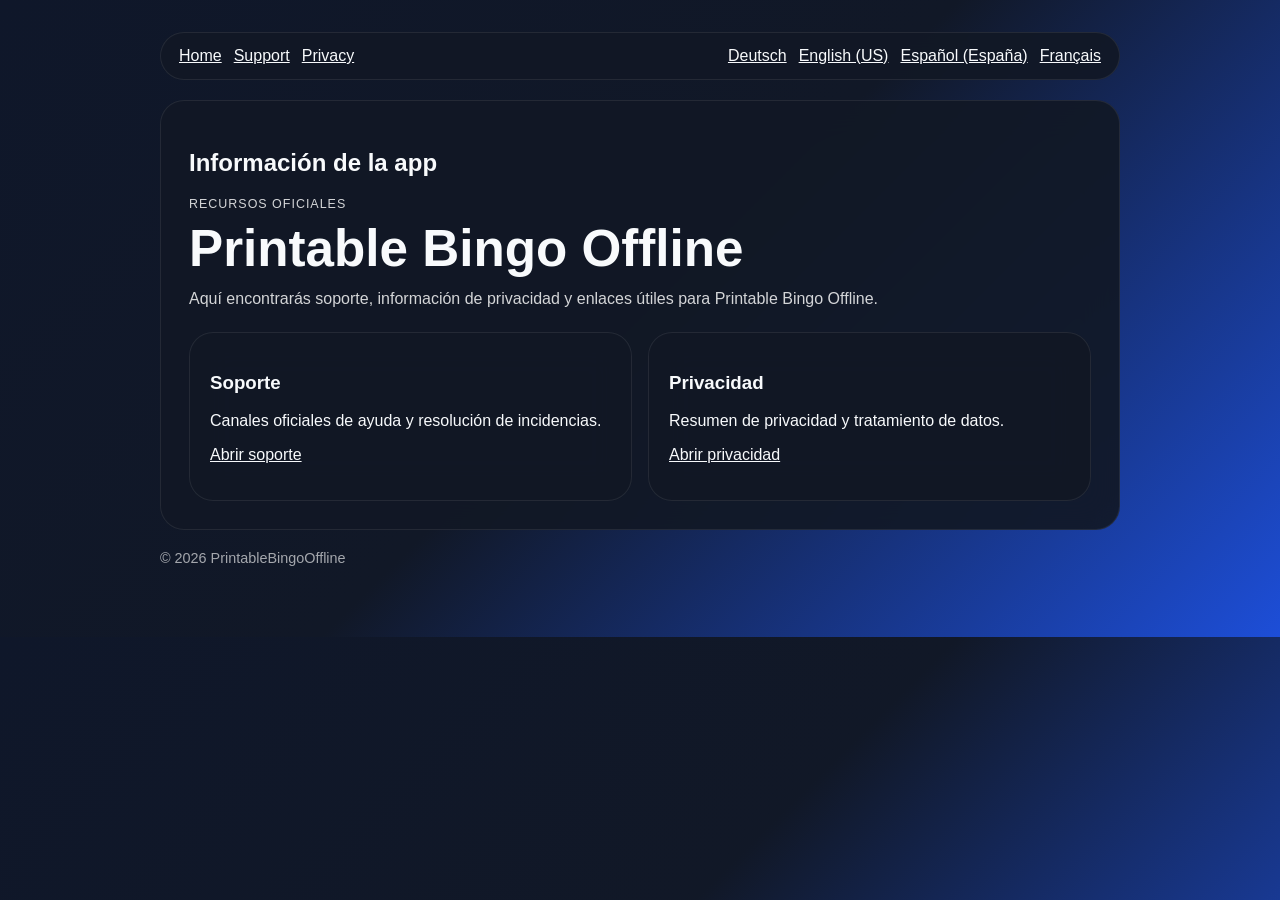
<file: docs/index.html>
<!doctype html>
<html lang="es">
<head>
  <meta charset="utf-8">
  <meta name="viewport" content="width=device-width, initial-scale=1">
  <title>Printable Bingo Offline · Información de la app</title>
  <link rel="stylesheet" href="styles.css">
</head>
<body>
  <main class="page-shell">
    <nav class="top-nav">
  <div class="page-links">
    <a href="./">Home</a>
    <a href="support/">Support</a>
    <a href="privacy/">Privacy</a>
  </div>
  <div class="language-links"><a href="de-DE/" >Deutsch</a><a href="en-US/" >English (US)</a><a href="./" aria-current="page">Español (España)</a><a href="fr-FR/" >Français</a></div>
</nav>
    <section class="page-card">
      <h1>Información de la app</h1>
      <section class="hero">
  <p class="eyebrow">Recursos oficiales</p>
  <h1>Printable Bingo Offline</h1>
  <p>Aquí encontrarás soporte, información de privacidad y enlaces útiles para Printable Bingo Offline.</p>
</section>
<section class="grid">
  <div class="card">
    <h3>Soporte</h3>
    <p>Canales oficiales de ayuda y resolución de incidencias.</p>
    <p><a href="./support/">Abrir soporte</a></p>
  </div>
  <div class="card">
    <h3>Privacidad</h3>
    <p>Resumen de privacidad y tratamiento de datos.</p>
    <p><a href="./privacy/">Abrir privacidad</a></p>
  </div>
  
</section>
    </section>
    <footer class="footer">
      <p>© 2026 PrintableBingoOffline</p>
    </footer>
  </main>
</body>
</html>
</file>
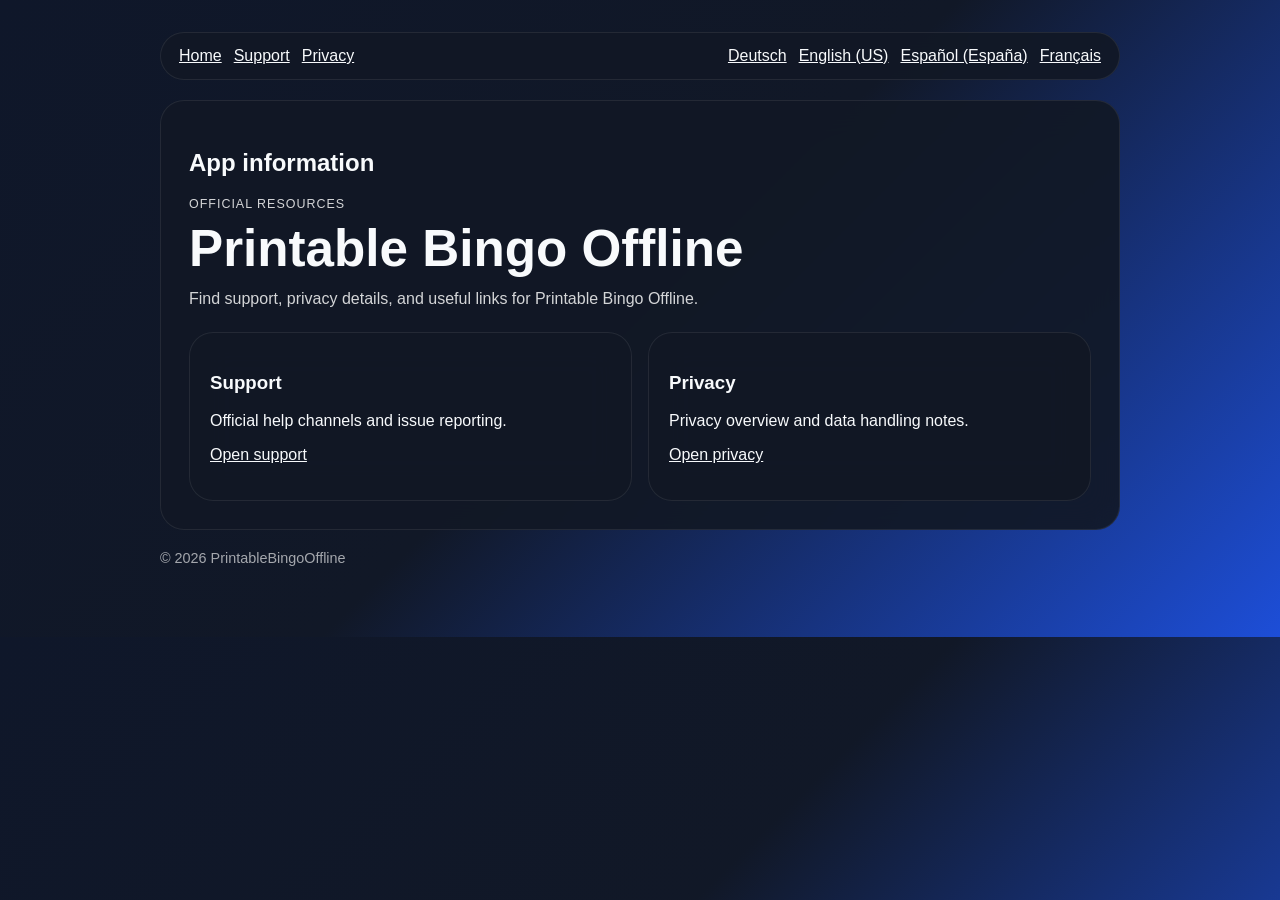
<file: docs/de-DE/index.html>
<!doctype html>
<html lang="en">
<head>
  <meta charset="utf-8">
  <meta name="viewport" content="width=device-width, initial-scale=1">
  <title>Printable Bingo Offline · App information</title>
  <link rel="stylesheet" href="../styles.css">
</head>
<body>
  <main class="page-shell">
    <nav class="top-nav">
  <div class="page-links">
    <a href="./">Home</a>
    <a href="support/">Support</a>
    <a href="privacy/">Privacy</a>
  </div>
  <div class="language-links"><a href="./" aria-current="page">Deutsch</a><a href="../en-US/" >English (US)</a><a href="../" >Español (España)</a><a href="../fr-FR/" >Français</a></div>
</nav>
    <section class="page-card">
      <h1>App information</h1>
      <section class="hero">
  <p class="eyebrow">Official resources</p>
  <h1>Printable Bingo Offline</h1>
  <p>Find support, privacy details, and useful links for Printable Bingo Offline.</p>
</section>
<section class="grid">
  <div class="card">
    <h3>Support</h3>
    <p>Official help channels and issue reporting.</p>
    <p><a href="./support/">Open support</a></p>
  </div>
  <div class="card">
    <h3>Privacy</h3>
    <p>Privacy overview and data handling notes.</p>
    <p><a href="./privacy/">Open privacy</a></p>
  </div>
  
</section>
    </section>
    <footer class="footer">
      <p>© 2026 PrintableBingoOffline</p>
    </footer>
  </main>
</body>
</html>
</file>
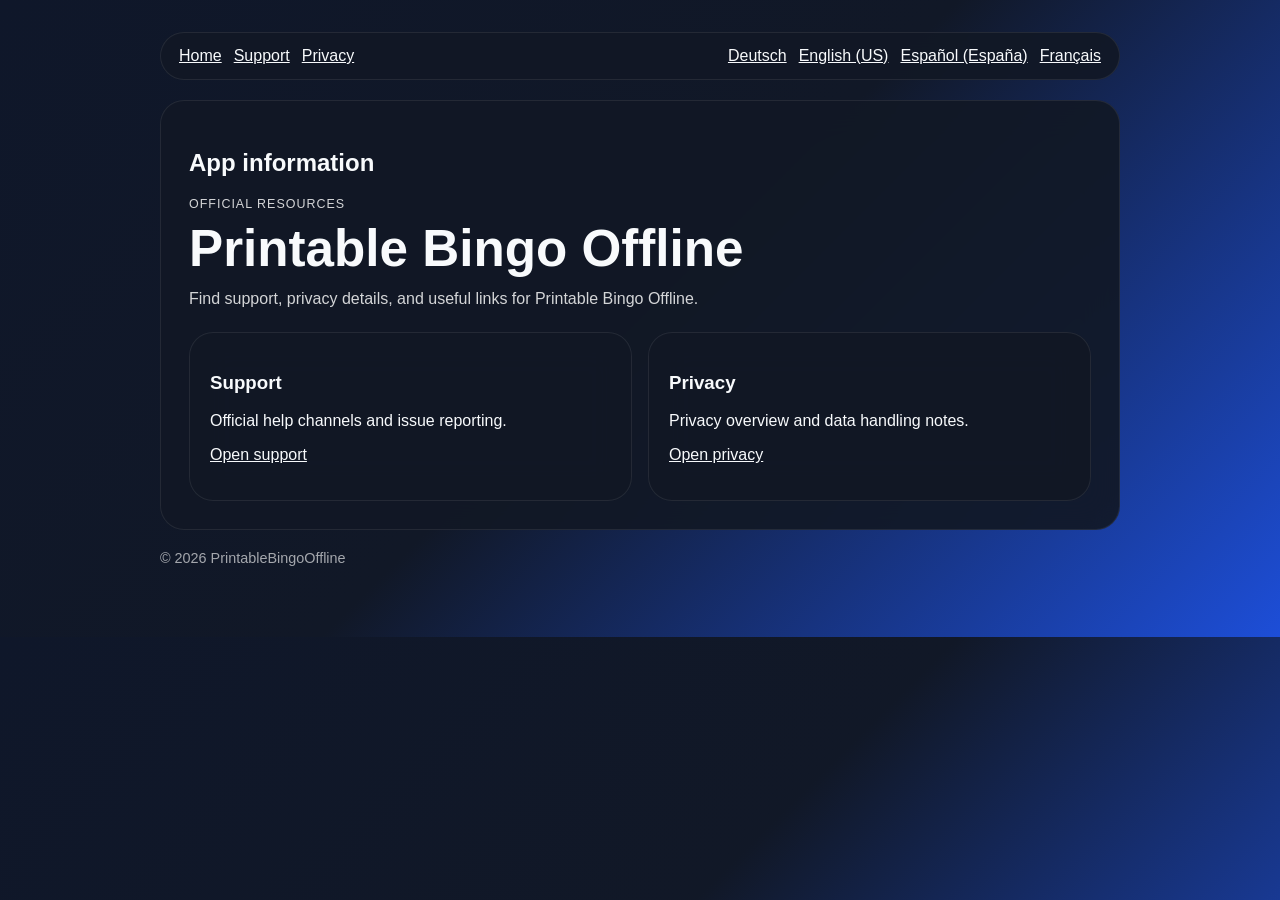
<file: docs/en-US/index.html>
<!doctype html>
<html lang="en">
<head>
  <meta charset="utf-8">
  <meta name="viewport" content="width=device-width, initial-scale=1">
  <title>Printable Bingo Offline · App information</title>
  <link rel="stylesheet" href="../styles.css">
</head>
<body>
  <main class="page-shell">
    <nav class="top-nav">
  <div class="page-links">
    <a href="./">Home</a>
    <a href="support/">Support</a>
    <a href="privacy/">Privacy</a>
  </div>
  <div class="language-links"><a href="../de-DE/" >Deutsch</a><a href="./" aria-current="page">English (US)</a><a href="../" >Español (España)</a><a href="../fr-FR/" >Français</a></div>
</nav>
    <section class="page-card">
      <h1>App information</h1>
      <section class="hero">
  <p class="eyebrow">Official resources</p>
  <h1>Printable Bingo Offline</h1>
  <p>Find support, privacy details, and useful links for Printable Bingo Offline.</p>
</section>
<section class="grid">
  <div class="card">
    <h3>Support</h3>
    <p>Official help channels and issue reporting.</p>
    <p><a href="./support/">Open support</a></p>
  </div>
  <div class="card">
    <h3>Privacy</h3>
    <p>Privacy overview and data handling notes.</p>
    <p><a href="./privacy/">Open privacy</a></p>
  </div>
  
</section>
    </section>
    <footer class="footer">
      <p>© 2026 PrintableBingoOffline</p>
    </footer>
  </main>
</body>
</html>
</file>
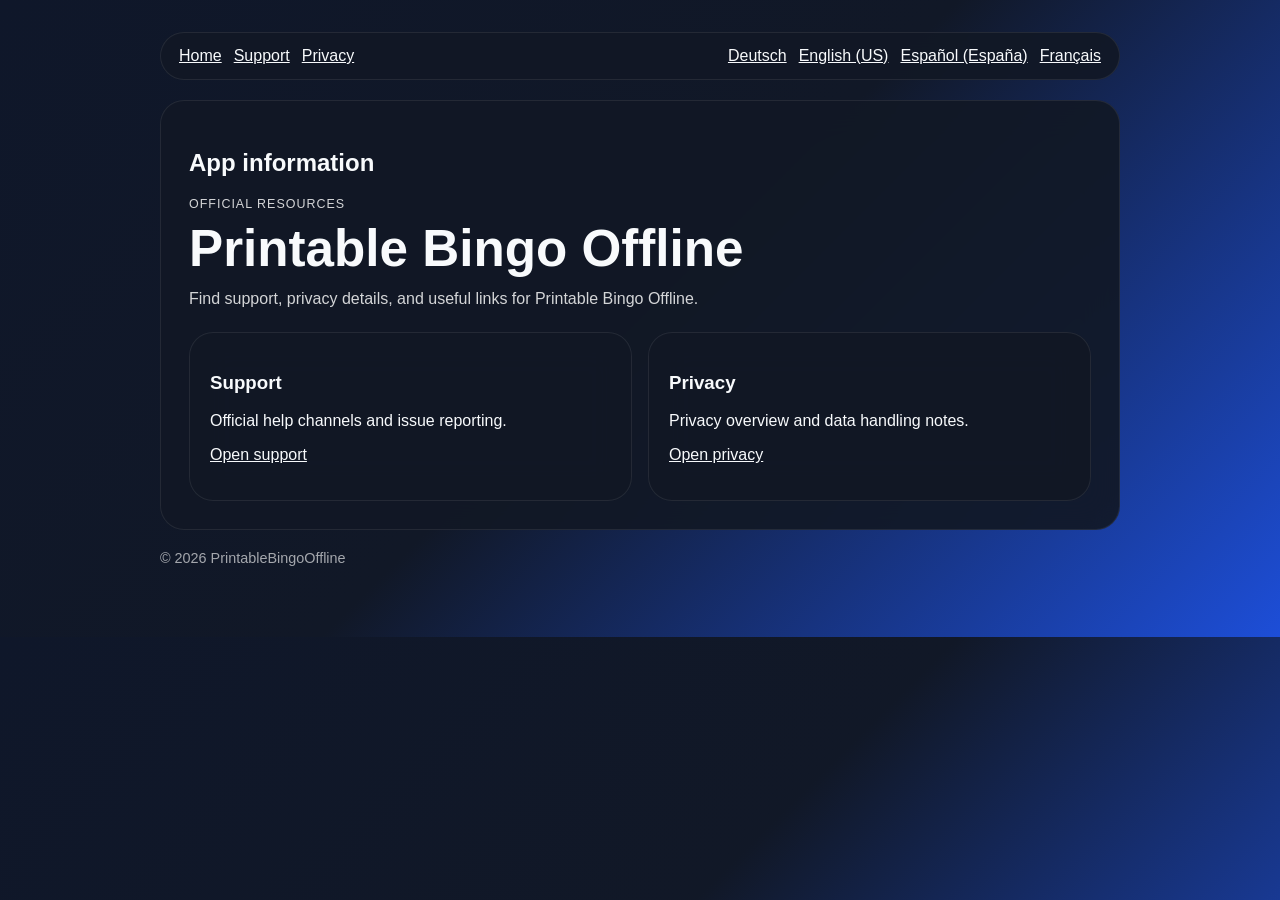
<file: docs/fr-FR/index.html>
<!doctype html>
<html lang="en">
<head>
  <meta charset="utf-8">
  <meta name="viewport" content="width=device-width, initial-scale=1">
  <title>Printable Bingo Offline · App information</title>
  <link rel="stylesheet" href="../styles.css">
</head>
<body>
  <main class="page-shell">
    <nav class="top-nav">
  <div class="page-links">
    <a href="./">Home</a>
    <a href="support/">Support</a>
    <a href="privacy/">Privacy</a>
  </div>
  <div class="language-links"><a href="../de-DE/" >Deutsch</a><a href="../en-US/" >English (US)</a><a href="../" >Español (España)</a><a href="./" aria-current="page">Français</a></div>
</nav>
    <section class="page-card">
      <h1>App information</h1>
      <section class="hero">
  <p class="eyebrow">Official resources</p>
  <h1>Printable Bingo Offline</h1>
  <p>Find support, privacy details, and useful links for Printable Bingo Offline.</p>
</section>
<section class="grid">
  <div class="card">
    <h3>Support</h3>
    <p>Official help channels and issue reporting.</p>
    <p><a href="./support/">Open support</a></p>
  </div>
  <div class="card">
    <h3>Privacy</h3>
    <p>Privacy overview and data handling notes.</p>
    <p><a href="./privacy/">Open privacy</a></p>
  </div>
  
</section>
    </section>
    <footer class="footer">
      <p>© 2026 PrintableBingoOffline</p>
    </footer>
  </main>
</body>
</html>
</file>
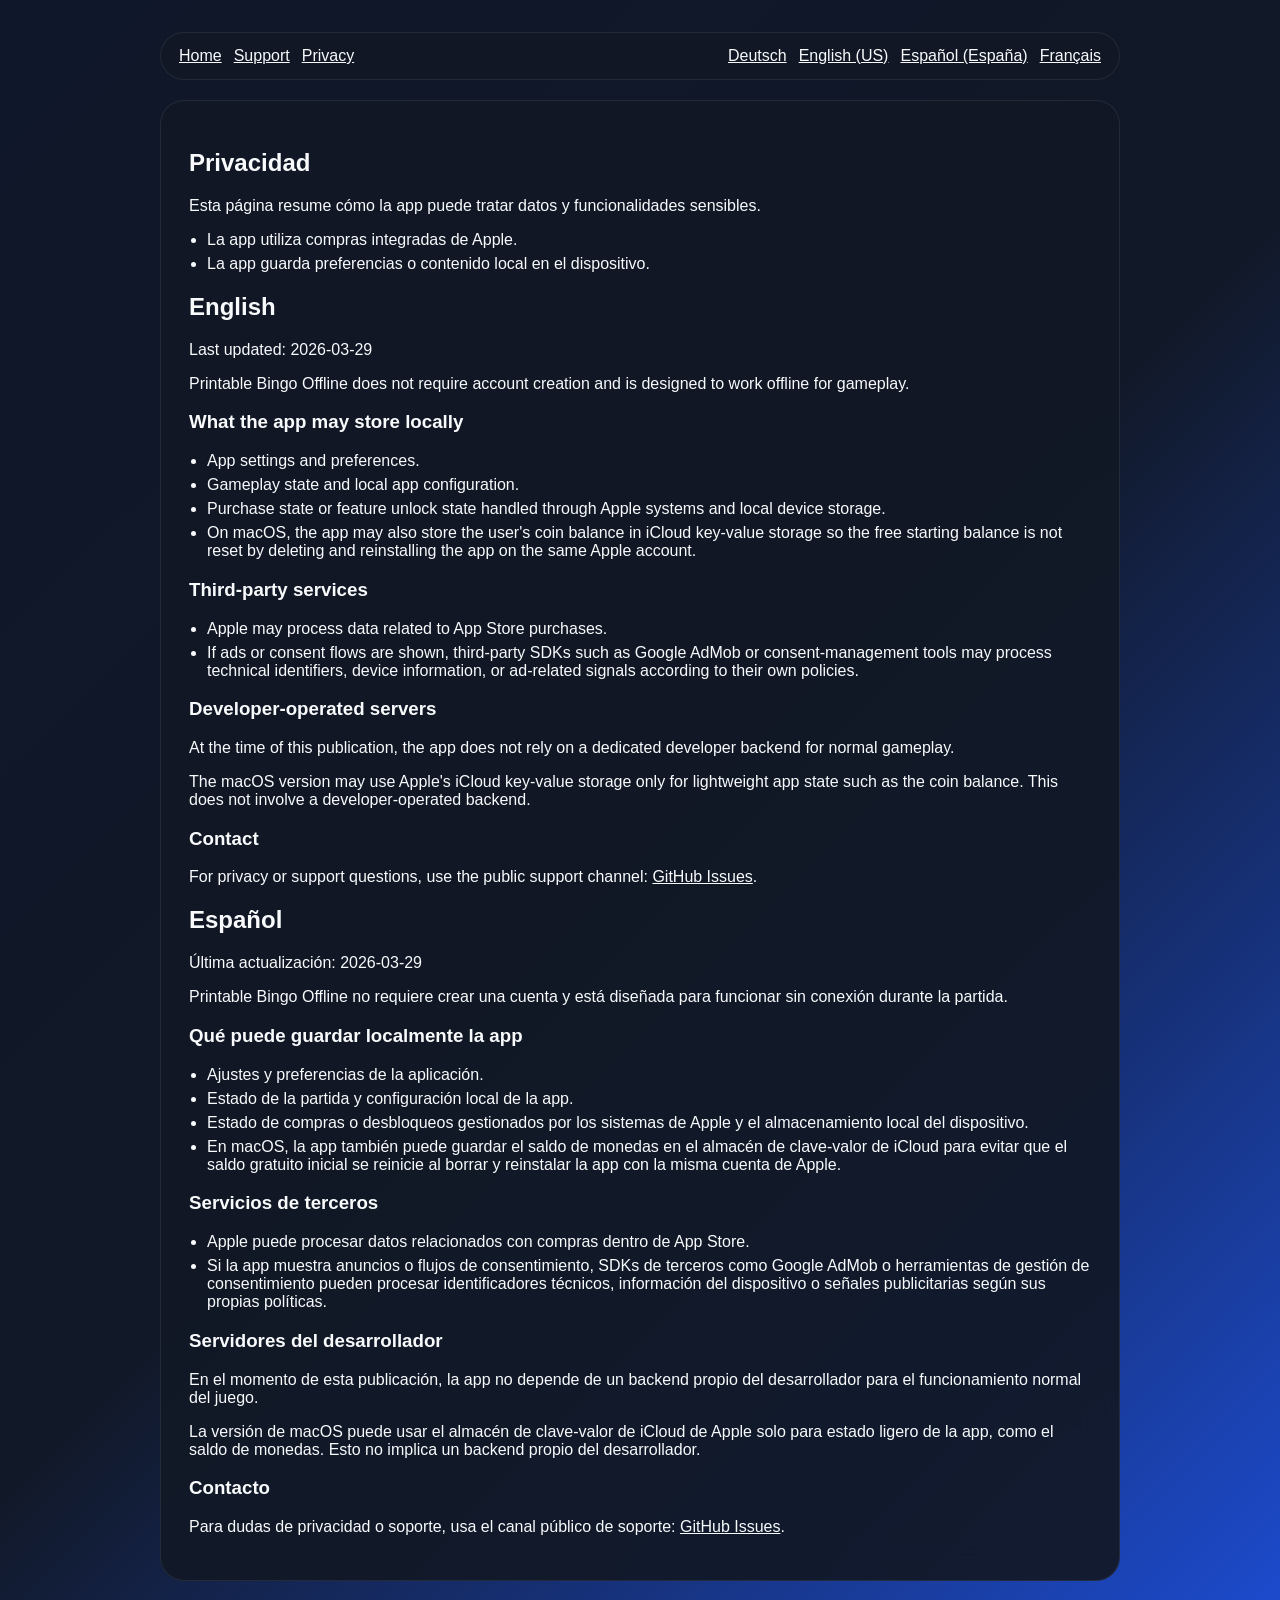
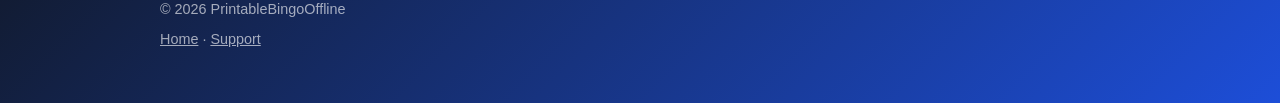
<file: docs/privacy/index.html>
<!doctype html>
<html lang="es">
<head>
  <meta charset="utf-8">
  <meta name="viewport" content="width=device-width, initial-scale=1">
  <title>Printable Bingo Offline · Privacidad</title>
  <link rel="stylesheet" href="../styles.css">
</head>
<body>
  <main class="page-shell">
    <nav class="top-nav">
  <div class="page-links">
    <a href="../">Home</a>
    <a href="../support/">Support</a>
    <a href="./">Privacy</a>
  </div>
  <div class="language-links"><a href="../de-DE/" >Deutsch</a><a href="../en-US/" >English (US)</a><a href="../" aria-current="page">Español (España)</a><a href="../fr-FR/" >Français</a></div>
</nav>
    <section class="page-card">
      <h1>Privacidad</h1>
      <p>Esta página resume cómo la app puede tratar datos y funcionalidades sensibles.</p>
<ul><li>La app utiliza compras integradas de Apple.</li><li>La app guarda preferencias o contenido local en el dispositivo.</li></ul>

    <section class="section">
      <div class="header-row">
        <h2>English</h2>
        <span class="meta">Last updated: 2026-03-29</span>
      </div>
      <p>
        Printable Bingo Offline does not require account creation and is designed to work offline for gameplay.
      </p>
      <h3>What the app may store locally</h3>
      <ul>
        <li>App settings and preferences.</li>
        <li>Gameplay state and local app configuration.</li>
        <li>Purchase state or feature unlock state handled through Apple systems and local device storage.</li>
        <li>On macOS, the app may also store the user's coin balance in iCloud key-value storage so the free starting balance is not reset by deleting and reinstalling the app on the same Apple account.</li>
      </ul>
      <h3>Third-party services</h3>
      <ul>
        <li>Apple may process data related to App Store purchases.</li>
        <li>If ads or consent flows are shown, third-party SDKs such as Google AdMob or consent-management tools may process technical identifiers, device information, or ad-related signals according to their own policies.</li>
      </ul>
      <h3>Developer-operated servers</h3>
      <p>
        At the time of this publication, the app does not rely on a dedicated developer backend for normal gameplay.
      </p>
      <p>
        The macOS version may use Apple's iCloud key-value storage only for lightweight app state such as the coin balance. This does not involve a developer-operated backend.
      </p>
      <h3>Contact</h3>
      <p>
        For privacy or support questions, use the public support channel: <a href="https://github.com/JLEscolaDev/PrintableBingoOffline/issues">GitHub Issues</a>.
      </p>
    </section>

    <section class="section">
      <div class="header-row">
        <h2>Español</h2>
        <span class="meta">Última actualización: 2026-03-29</span>
      </div>
      <p>
        Printable Bingo Offline no requiere crear una cuenta y está diseñada para funcionar sin conexión durante la partida.
      </p>
      <h3>Qué puede guardar localmente la app</h3>
      <ul>
        <li>Ajustes y preferencias de la aplicación.</li>
        <li>Estado de la partida y configuración local de la app.</li>
        <li>Estado de compras o desbloqueos gestionados por los sistemas de Apple y el almacenamiento local del dispositivo.</li>
        <li>En macOS, la app también puede guardar el saldo de monedas en el almacén de clave-valor de iCloud para evitar que el saldo gratuito inicial se reinicie al borrar y reinstalar la app con la misma cuenta de Apple.</li>
      </ul>
      <h3>Servicios de terceros</h3>
      <ul>
        <li>Apple puede procesar datos relacionados con compras dentro de App Store.</li>
        <li>Si la app muestra anuncios o flujos de consentimiento, SDKs de terceros como Google AdMob o herramientas de gestión de consentimiento pueden procesar identificadores técnicos, información del dispositivo o señales publicitarias según sus propias políticas.</li>
      </ul>
      <h3>Servidores del desarrollador</h3>
      <p>
        En el momento de esta publicación, la app no depende de un backend propio del desarrollador para el funcionamiento normal del juego.
      </p>
      <p>
        La versión de macOS puede usar el almacén de clave-valor de iCloud de Apple solo para estado ligero de la app, como el saldo de monedas. Esto no implica un backend propio del desarrollador.
      </p>
      <h3>Contacto</h3>
      <p>
        Para dudas de privacidad o soporte, usa el canal público de soporte: <a href="https://github.com/JLEscolaDev/PrintableBingoOffline/issues">GitHub Issues</a>.
      </p>
    </section>

    </section>

    <footer class="footer">
      <p>© 2026 PrintableBingoOffline</p>
      <a href="../">Home</a> · <a href="../support/">Support</a>
    </footer>
  </main>
</body>
</html>
</file>
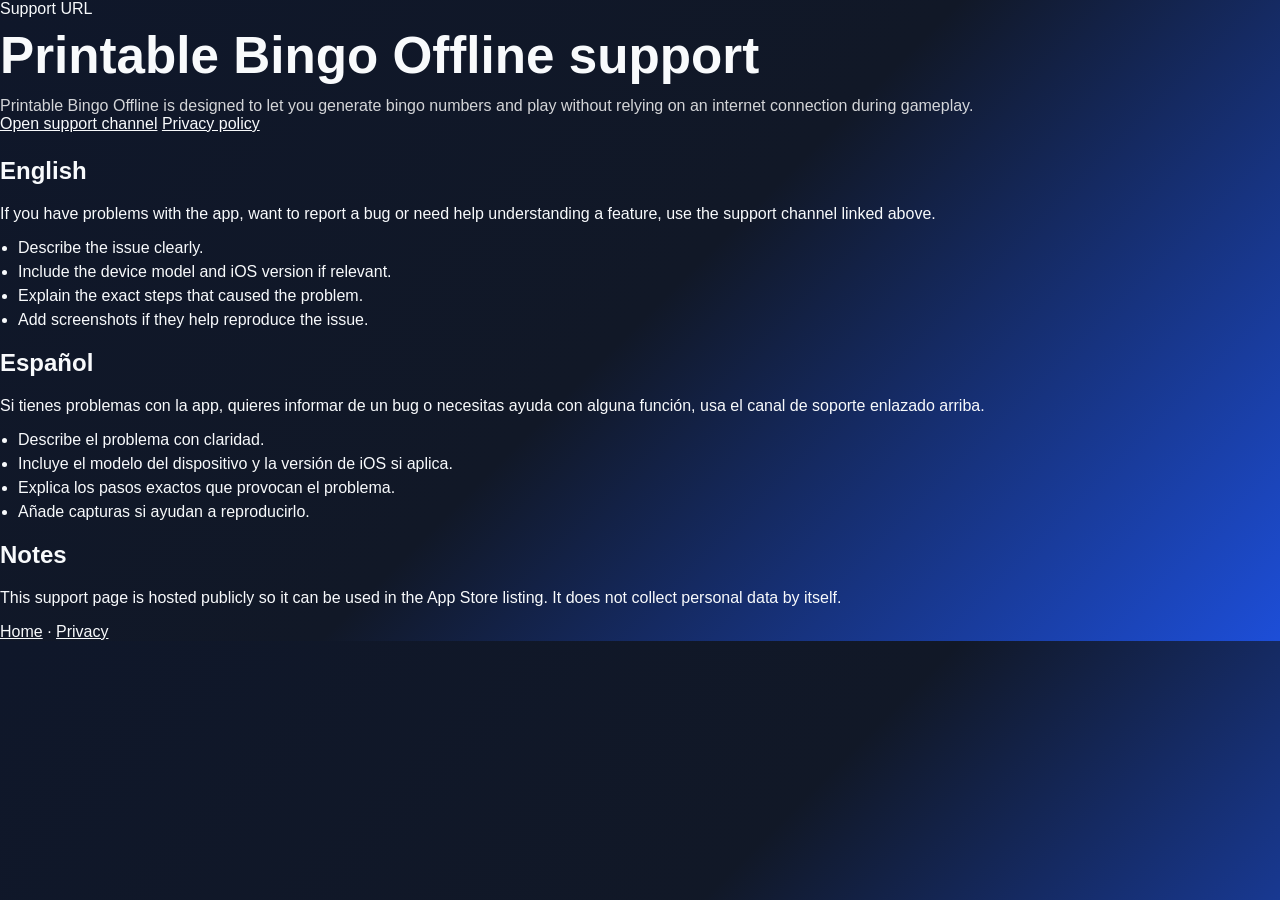
<file: docs/support/index.html>
<!doctype html>
<html lang="en">
<head>
  <meta charset="utf-8">
  <meta name="viewport" content="width=device-width, initial-scale=1">
  <title>Printable Bingo Offline Support</title>
  <meta name="description" content="Support page for Printable Bingo Offline.">
  <link rel="stylesheet" href="../styles.css">
</head>
<body>
  <main class="shell">
    <section class="hero">
      <span class="kicker">Support URL</span>
      <h1>Printable Bingo Offline support</h1>
      <p>
        Printable Bingo Offline is designed to let you generate bingo numbers and play without relying on an internet connection during gameplay.
      </p>
      <div class="button-row">
        <a class="button" href="https://github.com/JLEscolaDev/PrintableBingoOffline/issues">Open support channel</a>
        <a class="button alt" href="../privacy/">Privacy policy</a>
      </div>
    </section>

    <section class="section">
      <div class="header-row">
        <h2>English</h2>
      </div>
      <p>
        If you have problems with the app, want to report a bug or need help understanding a feature, use the support channel linked above.
      </p>
      <ul>
        <li>Describe the issue clearly.</li>
        <li>Include the device model and iOS version if relevant.</li>
        <li>Explain the exact steps that caused the problem.</li>
        <li>Add screenshots if they help reproduce the issue.</li>
      </ul>
    </section>

    <section class="section">
      <div class="header-row">
        <h2>Español</h2>
      </div>
      <p>
        Si tienes problemas con la app, quieres informar de un bug o necesitas ayuda con alguna función, usa el canal de soporte enlazado arriba.
      </p>
      <ul>
        <li>Describe el problema con claridad.</li>
        <li>Incluye el modelo del dispositivo y la versión de iOS si aplica.</li>
        <li>Explica los pasos exactos que provocan el problema.</li>
        <li>Añade capturas si ayudan a reproducirlo.</li>
      </ul>
    </section>

    <section class="section">
      <h2>Notes</h2>
      <p class="small">
        This support page is hosted publicly so it can be used in the App Store listing. It does not collect personal data by itself.
      </p>
    </section>

    <footer>
      <a href="../">Home</a> · <a href="../privacy/">Privacy</a>
    </footer>
  </main>
</body>
</html>
</file>
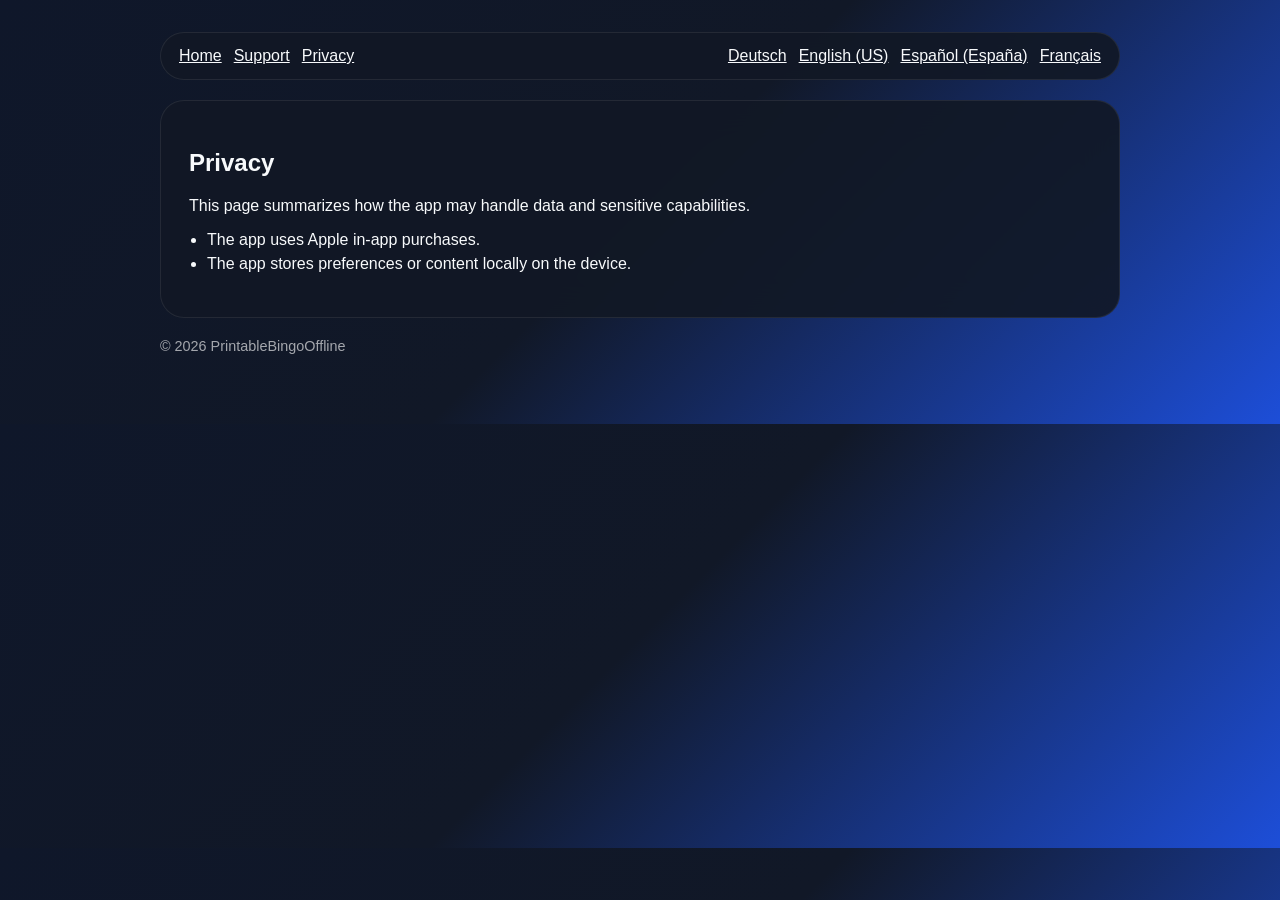
<file: docs/de-DE/privacy/index.html>
<!doctype html>
<html lang="en">
<head>
  <meta charset="utf-8">
  <meta name="viewport" content="width=device-width, initial-scale=1">
  <title>Printable Bingo Offline · Privacy</title>
  <link rel="stylesheet" href="../../styles.css">
</head>
<body>
  <main class="page-shell">
    <nav class="top-nav">
  <div class="page-links">
    <a href="../">Home</a>
    <a href="../support/">Support</a>
    <a href="./">Privacy</a>
  </div>
  <div class="language-links"><a href="../" aria-current="page">Deutsch</a><a href="../../en-US/" >English (US)</a><a href="../../" >Español (España)</a><a href="../../fr-FR/" >Français</a></div>
</nav>
    <section class="page-card">
      <h1>Privacy</h1>
      <p>This page summarizes how the app may handle data and sensitive capabilities.</p>
<ul><li>The app uses Apple in-app purchases.</li><li>The app stores preferences or content locally on the device.</li></ul>

    </section>
    <footer class="footer">
      <p>© 2026 PrintableBingoOffline</p>
    </footer>
  </main>
</body>
</html>
</file>
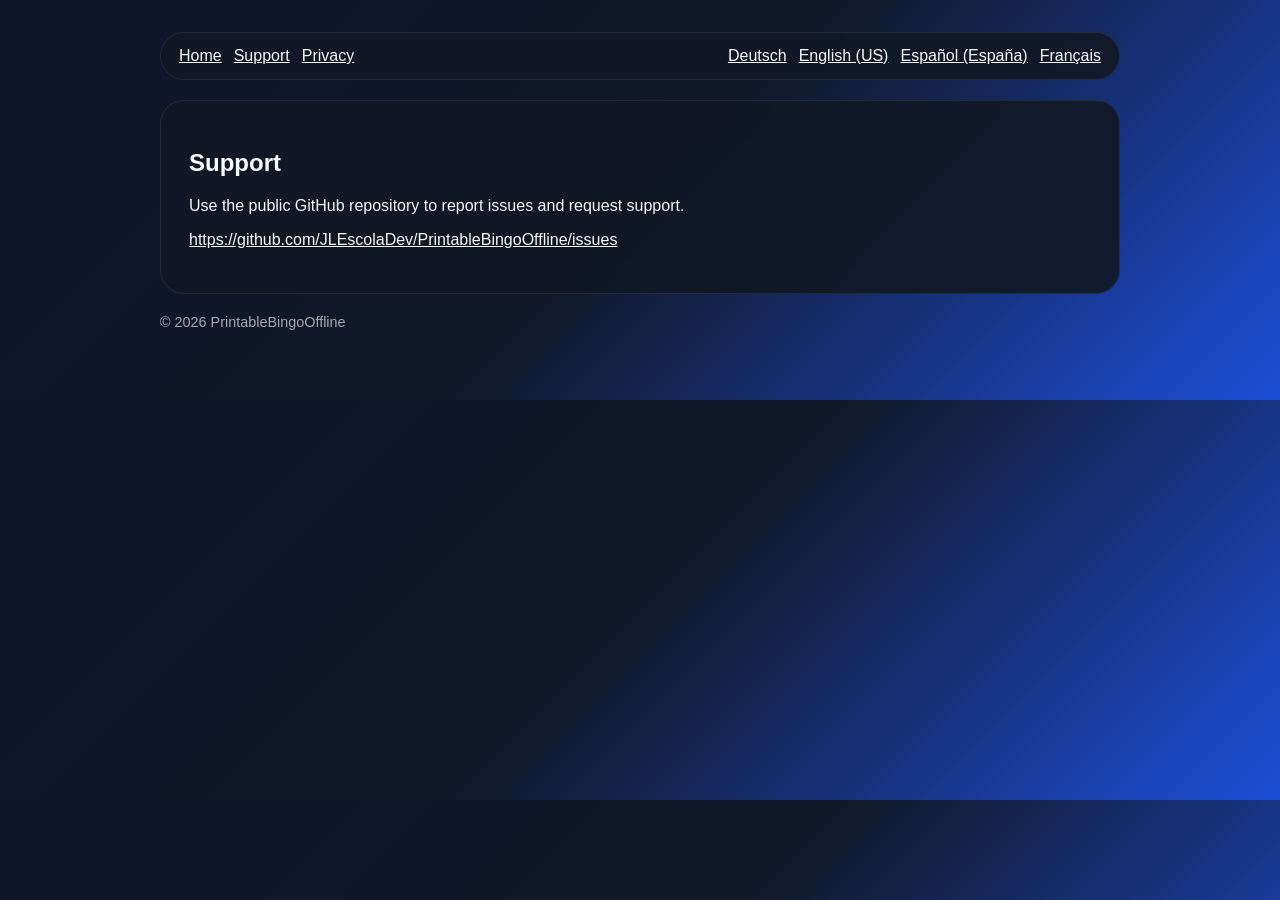
<file: docs/de-DE/support/index.html>
<!doctype html>
<html lang="en">
<head>
  <meta charset="utf-8">
  <meta name="viewport" content="width=device-width, initial-scale=1">
  <title>Printable Bingo Offline · Support</title>
  <link rel="stylesheet" href="../../styles.css">
</head>
<body>
  <main class="page-shell">
    <nav class="top-nav">
  <div class="page-links">
    <a href="../">Home</a>
    <a href="./">Support</a>
    <a href="../privacy/">Privacy</a>
  </div>
  <div class="language-links"><a href="../" aria-current="page">Deutsch</a><a href="../../en-US/" >English (US)</a><a href="../../" >Español (España)</a><a href="../../fr-FR/" >Français</a></div>
</nav>
    <section class="page-card">
      <h1>Support</h1>
      <p>Use the public GitHub repository to report issues and request support.</p>
<p><a href="https://github.com/JLEscolaDev/PrintableBingoOffline/issues">https://github.com/JLEscolaDev/PrintableBingoOffline/issues</a></p>
    </section>
    <footer class="footer">
      <p>© 2026 PrintableBingoOffline</p>
    </footer>
  </main>
</body>
</html>
</file>
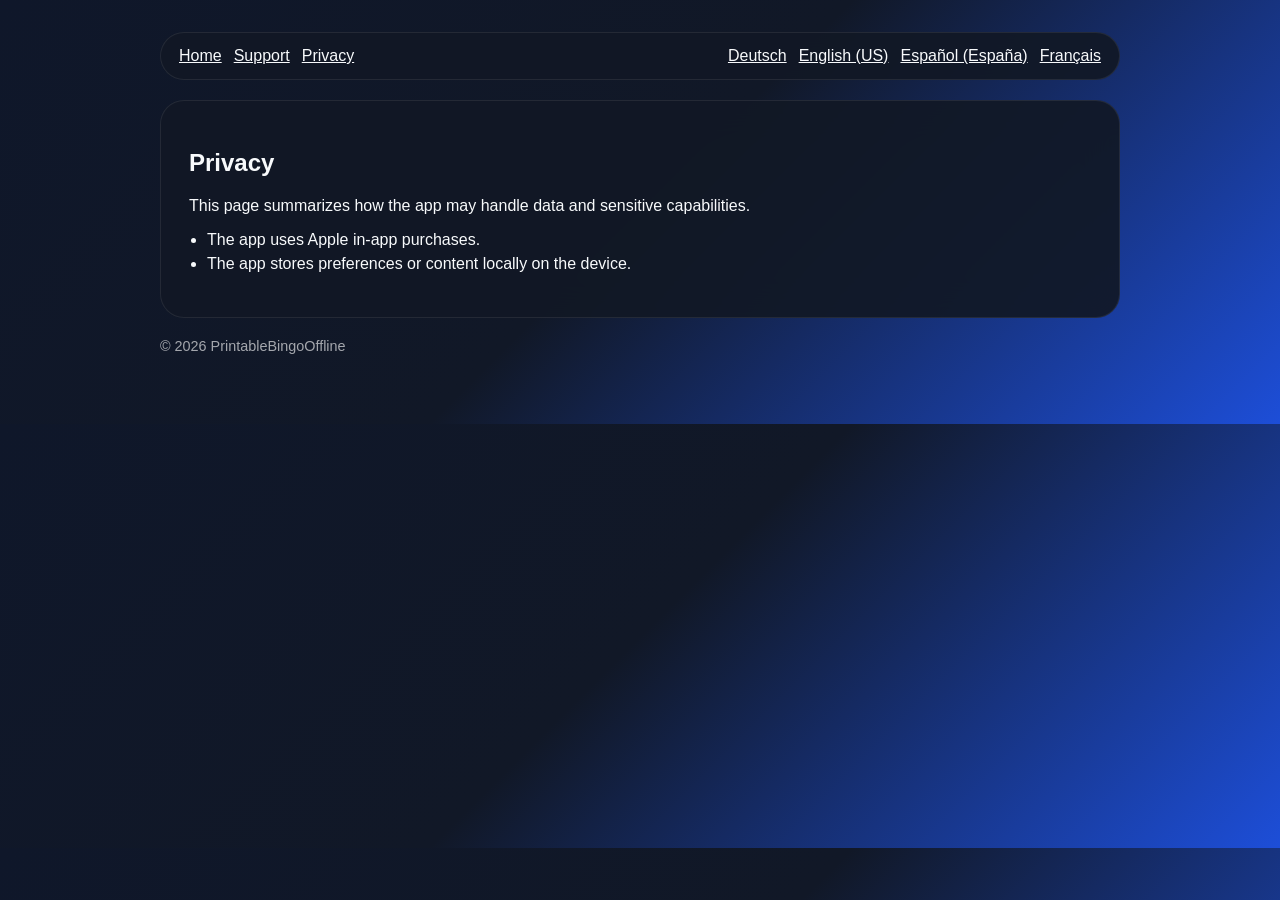
<file: docs/en-US/privacy/index.html>
<!doctype html>
<html lang="en">
<head>
  <meta charset="utf-8">
  <meta name="viewport" content="width=device-width, initial-scale=1">
  <title>Printable Bingo Offline · Privacy</title>
  <link rel="stylesheet" href="../../styles.css">
</head>
<body>
  <main class="page-shell">
    <nav class="top-nav">
  <div class="page-links">
    <a href="../">Home</a>
    <a href="../support/">Support</a>
    <a href="./">Privacy</a>
  </div>
  <div class="language-links"><a href="../../de-DE/" >Deutsch</a><a href="../" aria-current="page">English (US)</a><a href="../../" >Español (España)</a><a href="../../fr-FR/" >Français</a></div>
</nav>
    <section class="page-card">
      <h1>Privacy</h1>
      <p>This page summarizes how the app may handle data and sensitive capabilities.</p>
<ul><li>The app uses Apple in-app purchases.</li><li>The app stores preferences or content locally on the device.</li></ul>

    </section>
    <footer class="footer">
      <p>© 2026 PrintableBingoOffline</p>
    </footer>
  </main>
</body>
</html>
</file>
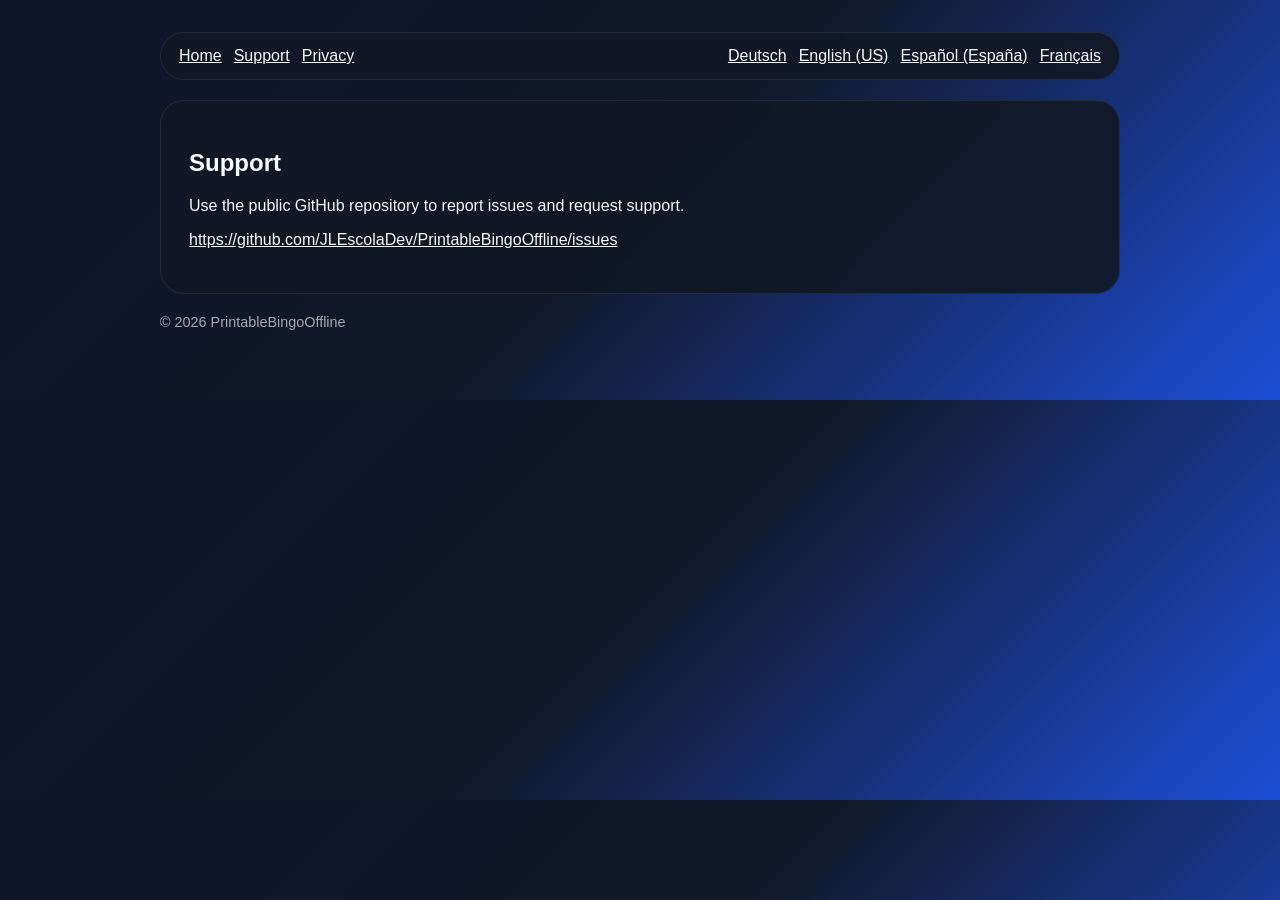
<file: docs/en-US/support/index.html>
<!doctype html>
<html lang="en">
<head>
  <meta charset="utf-8">
  <meta name="viewport" content="width=device-width, initial-scale=1">
  <title>Printable Bingo Offline · Support</title>
  <link rel="stylesheet" href="../../styles.css">
</head>
<body>
  <main class="page-shell">
    <nav class="top-nav">
  <div class="page-links">
    <a href="../">Home</a>
    <a href="./">Support</a>
    <a href="../privacy/">Privacy</a>
  </div>
  <div class="language-links"><a href="../../de-DE/" >Deutsch</a><a href="../" aria-current="page">English (US)</a><a href="../../" >Español (España)</a><a href="../../fr-FR/" >Français</a></div>
</nav>
    <section class="page-card">
      <h1>Support</h1>
      <p>Use the public GitHub repository to report issues and request support.</p>
<p><a href="https://github.com/JLEscolaDev/PrintableBingoOffline/issues">https://github.com/JLEscolaDev/PrintableBingoOffline/issues</a></p>
    </section>
    <footer class="footer">
      <p>© 2026 PrintableBingoOffline</p>
    </footer>
  </main>
</body>
</html>
</file>
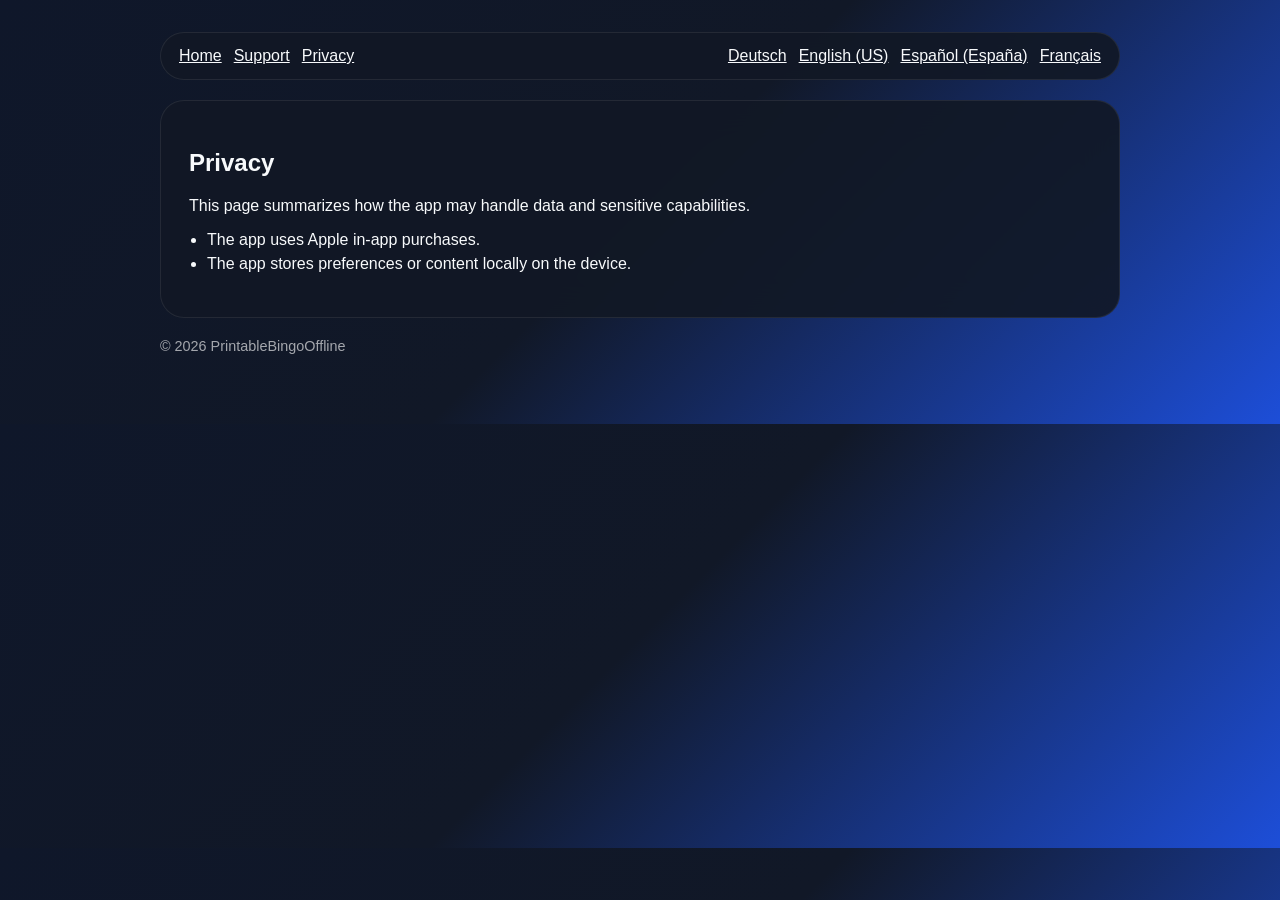
<file: docs/fr-FR/privacy/index.html>
<!doctype html>
<html lang="en">
<head>
  <meta charset="utf-8">
  <meta name="viewport" content="width=device-width, initial-scale=1">
  <title>Printable Bingo Offline · Privacy</title>
  <link rel="stylesheet" href="../../styles.css">
</head>
<body>
  <main class="page-shell">
    <nav class="top-nav">
  <div class="page-links">
    <a href="../">Home</a>
    <a href="../support/">Support</a>
    <a href="./">Privacy</a>
  </div>
  <div class="language-links"><a href="../../de-DE/" >Deutsch</a><a href="../../en-US/" >English (US)</a><a href="../../" >Español (España)</a><a href="../" aria-current="page">Français</a></div>
</nav>
    <section class="page-card">
      <h1>Privacy</h1>
      <p>This page summarizes how the app may handle data and sensitive capabilities.</p>
<ul><li>The app uses Apple in-app purchases.</li><li>The app stores preferences or content locally on the device.</li></ul>

    </section>
    <footer class="footer">
      <p>© 2026 PrintableBingoOffline</p>
    </footer>
  </main>
</body>
</html>
</file>
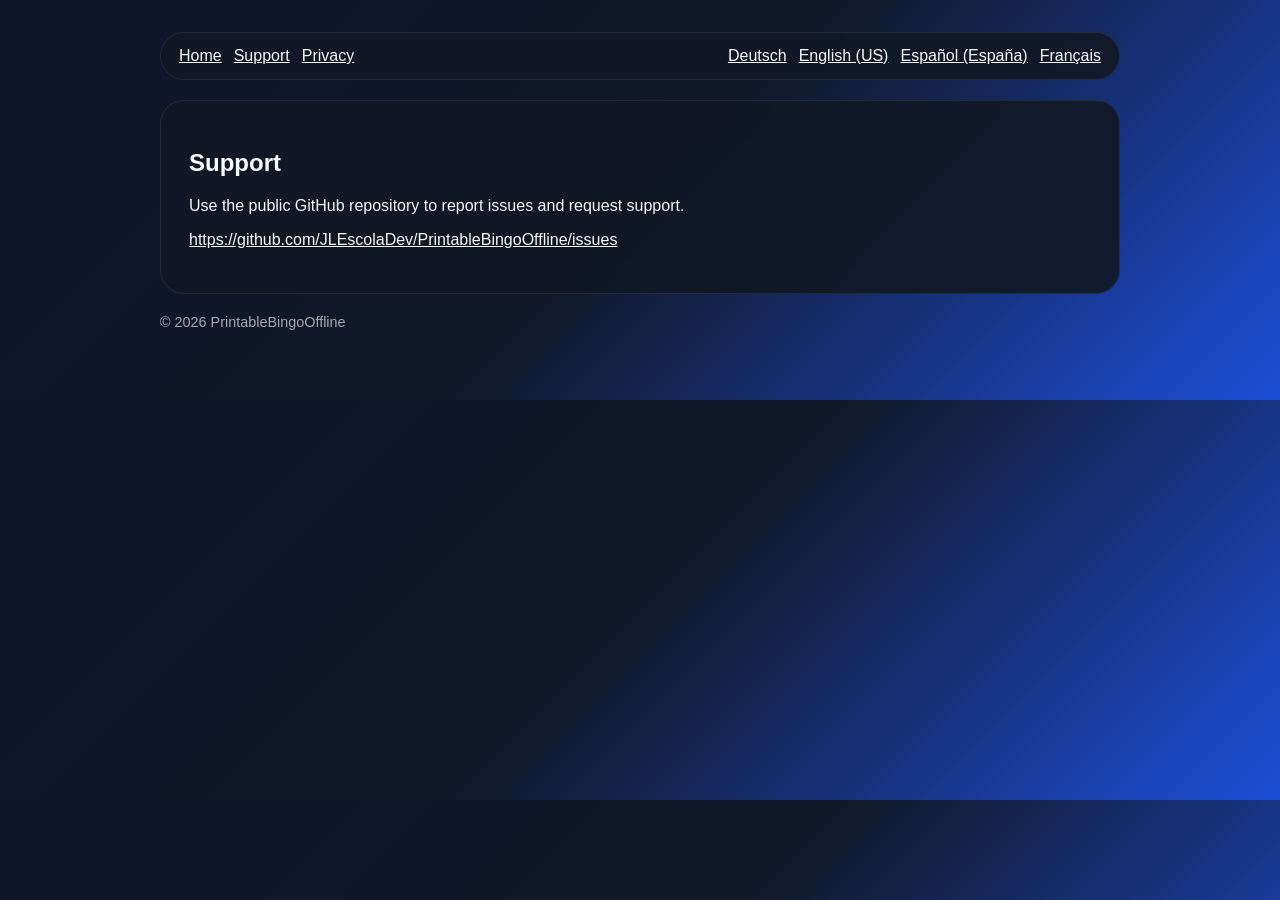
<file: docs/fr-FR/support/index.html>
<!doctype html>
<html lang="en">
<head>
  <meta charset="utf-8">
  <meta name="viewport" content="width=device-width, initial-scale=1">
  <title>Printable Bingo Offline · Support</title>
  <link rel="stylesheet" href="../../styles.css">
</head>
<body>
  <main class="page-shell">
    <nav class="top-nav">
  <div class="page-links">
    <a href="../">Home</a>
    <a href="./">Support</a>
    <a href="../privacy/">Privacy</a>
  </div>
  <div class="language-links"><a href="../../de-DE/" >Deutsch</a><a href="../../en-US/" >English (US)</a><a href="../../" >Español (España)</a><a href="../" aria-current="page">Français</a></div>
</nav>
    <section class="page-card">
      <h1>Support</h1>
      <p>Use the public GitHub repository to report issues and request support.</p>
<p><a href="https://github.com/JLEscolaDev/PrintableBingoOffline/issues">https://github.com/JLEscolaDev/PrintableBingoOffline/issues</a></p>
    </section>
    <footer class="footer">
      <p>© 2026 PrintableBingoOffline</p>
    </footer>
  </main>
</body>
</html>
</file>
<file: docs/styles.css>
:root {
  color-scheme: light dark;
  --bg: #0e1320;
  --surface: rgba(255,255,255,0.92);
  --surface-dark: rgba(18,24,37,0.92);
  --text: #111827;
  --text-dark: #f8fafc;
  --muted: #475569;
  --accent: #2563eb;
}

* { box-sizing: border-box; }

body {
  margin: 0;
  font-family: -apple-system, BlinkMacSystemFont, "SF Pro Text", "Helvetica Neue", sans-serif;
  background: linear-gradient(135deg, #0f172a, #111827 50%, #1d4ed8);
  color: var(--text-dark);
}

a { color: inherit; }

.page-shell {
  width: min(960px, calc(100% - 32px));
  margin: 0 auto;
  padding: 32px 0 56px;
}

.top-nav,
.page-card,
.card {
  background: var(--surface-dark);
  border: 1px solid rgba(255,255,255,0.08);
  border-radius: 24px;
  backdrop-filter: blur(18px);
}

.top-nav {
  display: flex;
  justify-content: space-between;
  gap: 16px;
  padding: 14px 18px;
  margin-bottom: 20px;
}

.page-links,
.language-links {
  display: flex;
  gap: 12px;
  flex-wrap: wrap;
}

.page-card {
  padding: 28px;
}

.hero { margin-bottom: 24px; }
.hero h1 { margin: 8px 0 12px; font-size: clamp(2rem, 5vw, 3.2rem); }
.hero p { margin: 0; color: rgba(255,255,255,0.82); }
.eyebrow { text-transform: uppercase; letter-spacing: 0.08em; font-size: 0.78rem; color: rgba(255,255,255,0.56); }

.grid {
  display: grid;
  grid-template-columns: repeat(auto-fit, minmax(220px, 1fr));
  gap: 16px;
}

.card {
  padding: 20px;
}

.footer {
  margin-top: 20px;
  color: rgba(255,255,255,0.62);
  font-size: 0.9rem;
}

ul { padding-left: 18px; }
li + li { margin-top: 6px; }
</file>
